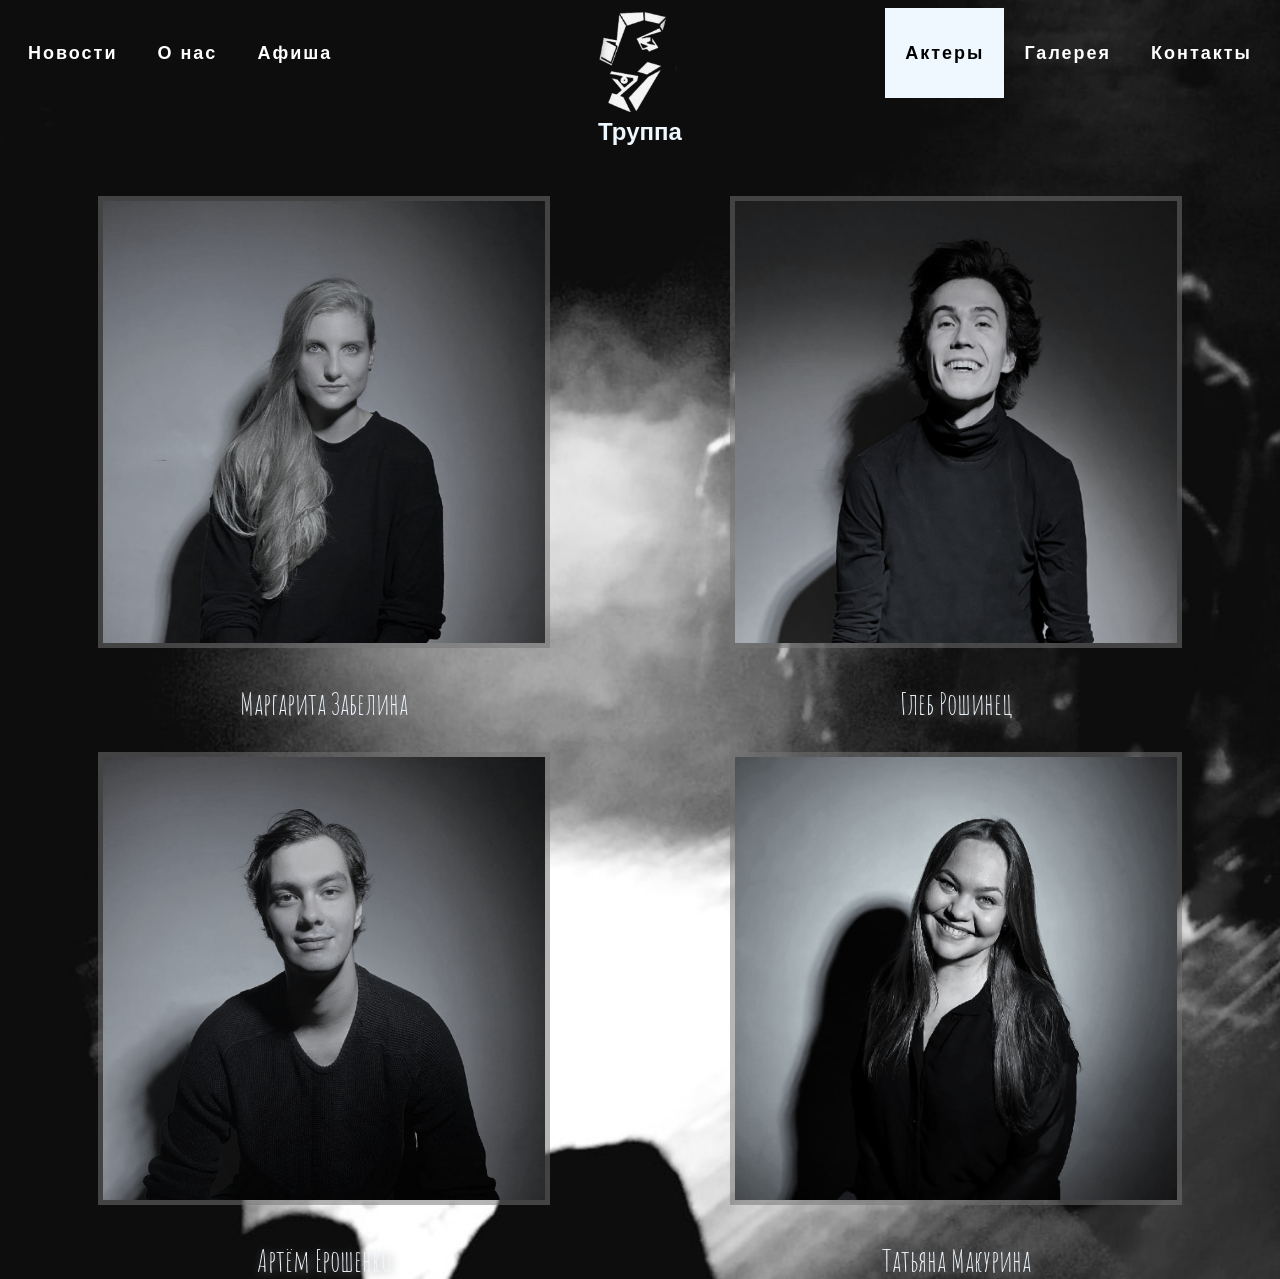
<file: театр/Главная/Actor.html>
<!DOCTYPE html>
<html lang="RU">
<head>
    <meta charset="UTF-8">
    <meta name="viewport" content="width=device-width, initial-scale=1.0">
    <title>Document</title>
    <link href="https://fonts.googleapis.com/css2?family=Amatic+SC:wght@700&display=swap" rel="stylesheet">
    <link rel="stylesheet" href="Actor.css">
</head>
<body>
    <nav class="top-menu">
        <ul class="menu-main">
          <li class="left-item"><a href="">Новости</a></li>
          <li class="left-item"><a href="">О нас</a></li>
          <li class="left-item"><a href="">Афиша</a></li>
          <li class="right-item"><a href="">Контакты</a></li>
          <li class="right-item"><a href="">Галерея</a></li>
          <li class="right-item active"><a href="Actor.html">Актеры</a></li>
      </ul>
        <a class="navbar-logo" href="index.html"><img src="img\LOGO.png" height="100px"></a>
      </nav>



<nav p class="blocktext"><h1>Труппа</h1></nav>




<div class="foto">
  <figure class="sign">
    <p><a href="#"><img src="img\Марго.jpg" alt=""></a></p>
    <figcaption>Маргарита Забелина</figcaption>
   </figure>

   <figure class="sign">
    <p><a href="#"><img src="img\глеб.jpg" alt=""></a></p>
    <figcaption>Глеб Рошинец</figcaption>
   </figure>

   <figure class="sign">
    <p><a href="#"><img src="img\Ерош.jpg" alt=""></a></p>
    <figcaption>Артём Ерошенко</figcaption>
   </figure>

   <figure class="sign">
    <p><a href="#"><img src="img\ТаняМ.jpg" alt=""></a></p>
    <figcaption>Татьяна Макурина</figcaption>
   </figure>










 

</body>
</html>
</file>
<file: театр/Главная/Actor.css>
@import url('https://fonts.googleapis.com/css?family=Arimo');
.top-menu {
  position: relative;
  transition: top 0.5s;
}


@font-face {
  font-family: 'Marck Script';
  font-weight: 600;
  font-style: normal;
  src: local("Marck Script")}
      

.menu-main {
  list-style: none;
  margin: 0;
  padding: 0;
}
.menu-main:after {
  content: "";
  display: table;
  clear: both;
}
.left-item {float: left;}
.right-item {float: right;}
.navbar-logo {
  filter:blur(10);
  position: absolute;
  left: 50%;
  top: 60%;
  transform: translate(-50%,-50%);

}
.menu-main a {
  text-decoration: none;
  display: block;
  line-height: 90px;
  padding: 0 20px;
  font-size: 18px;
  letter-spacing: 2px;
  font-family: 'Greenth', sans-serif;
  font-weight: bold;
  color: rgb(255, 255, 255);
  transition: .3s linear;
}
.menu-main a:hover {color: rgb(5, 5, 5); background-color: aliceblue;}
@media (max-width: 830px) {
.menu-main {
  padding-top: 90px;
  text-align: center;
}
.navbar-logo {
  position: absolute;
  left: 50%;
  top: 10px;
  transform: translateX(-50%);
}
.menu-main li {
  float: none;
  display: inline-block;
}
.menu-main a {
  line-height: normal;
  padding: 20px 15px;
  font-size: 16px;
}
}
@media (max-width: 630px) {
.menu-main li {display: block;}
}



  .navbar-logo{
    display: inline-block; /* Строчно-блочный элемент */
    overflow: hidden; /* Скрываем всё за контуром */
   }
   .navbar-logo img {
    transition: 1s; /* Время эффекта */
    display: block; /* Убираем небольшой отступ снизу */
   }
   .navbar-logo img:hover {
    transform: scale(1.04);} /* Увеличиваем масштаб */


    body{background-image: url(Py3-vYghm04.jpg) ; min-height:100%;background-size:cover ;
      color: aliceblue; font-family:'Amatic SC', sans-serif; }

      .active a {background-color: aliceblue; color: black;}

      .blocktext{text-align: center; font-family: 'Greenth', sans-serif;}
      



      div{
        text-align: center;
        text-shadow: grey 2px 2px 10px;
}

      .foto  { align-items: center;
        display: inline;
        flex-direction: row;
        justify-content: space-between;
      } 
	
.foto img { height: auto;
  width:70%;
  border: 5px solid rgba(118, 115, 115, 0.526);

}
figure {
  width: 50%;
  float: left;
  margin: 0;
  text-align: center;
  padding: 0;
  font-family: 'Greenth' 'Amatic SC', sans-serif;
  font-size: 30px;

}


img{ 
        filter: grayscale(90%);
    }
    
    img:hover{
        filter: none; border-radius: 80%;
      }







   @media (max-width: 640px){
        figure{ filter: none; border: none; border-radius: 0; border: 0px;font-size: 20px}}

   @media (max-width: 640px){img{border-radius: 80%; border: 0px;}}




        @media(max-width:640px){body{background-image: url(ссссс.jpg); font-size: 20px;}}
</file>
